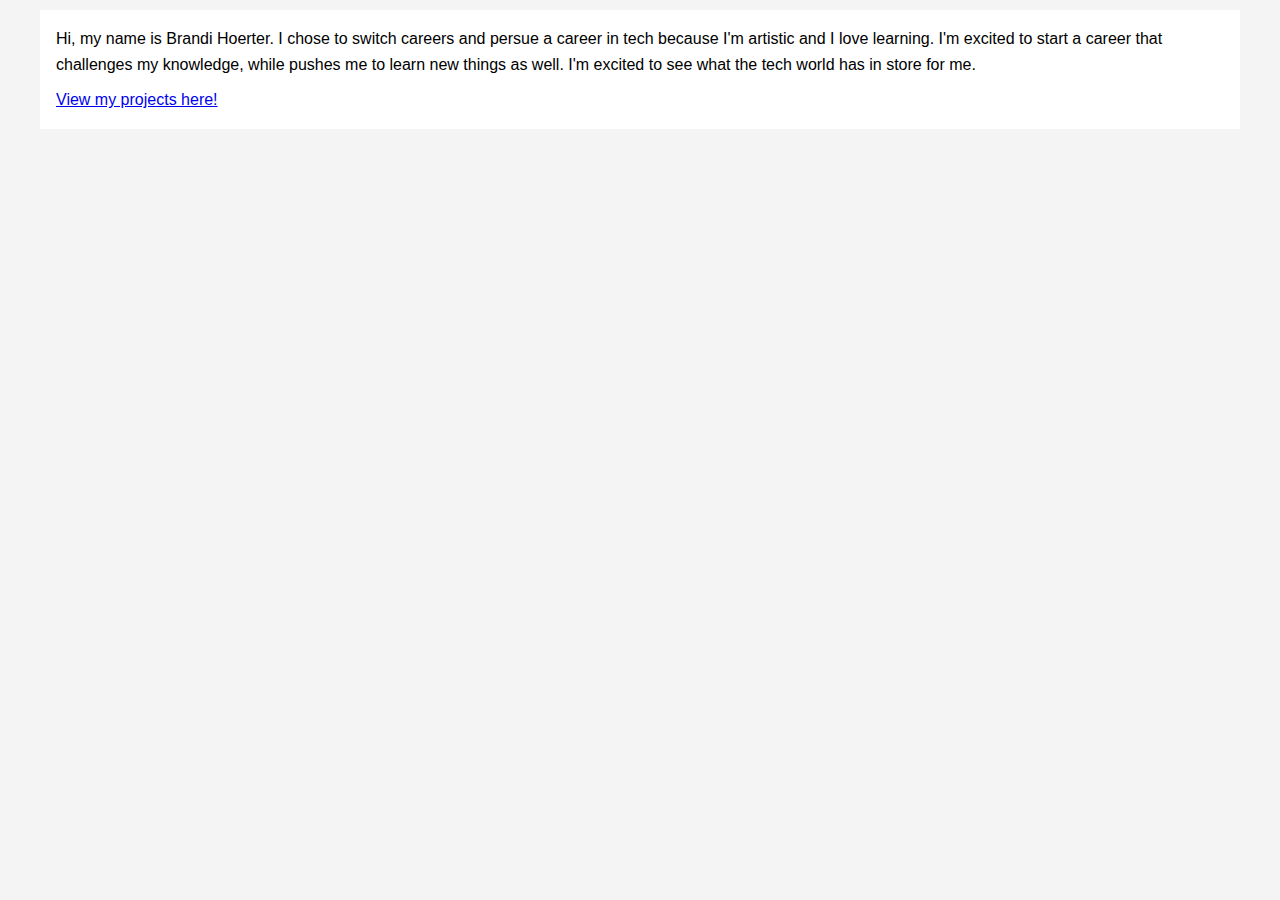
<file: index.html>
<!DOCTYPE html>
<html lang="en">
<head>
    <meta charset="UTF-8">
    <meta name="viewport" content="width=device-width, initial-scale=1.0">
    <link rel="stylesheet" href="./css/index.css">
    <title>Resume Template</title>
</head>
<body>
    <main class="container">
        <p>Hi, my name is Brandi Hoerter. I chose to switch careers
            and persue a career in tech because I'm artistic and I love
            learning. I'm excited to start a career that challenges my
            knowledge, while pushes me to learn new things as well.
            I'm excited to see what the tech world has in store for me. 
        </p>
        <a href="./projects.html">View my projects here!</a>
    </main>
</body>
</html>
</file>
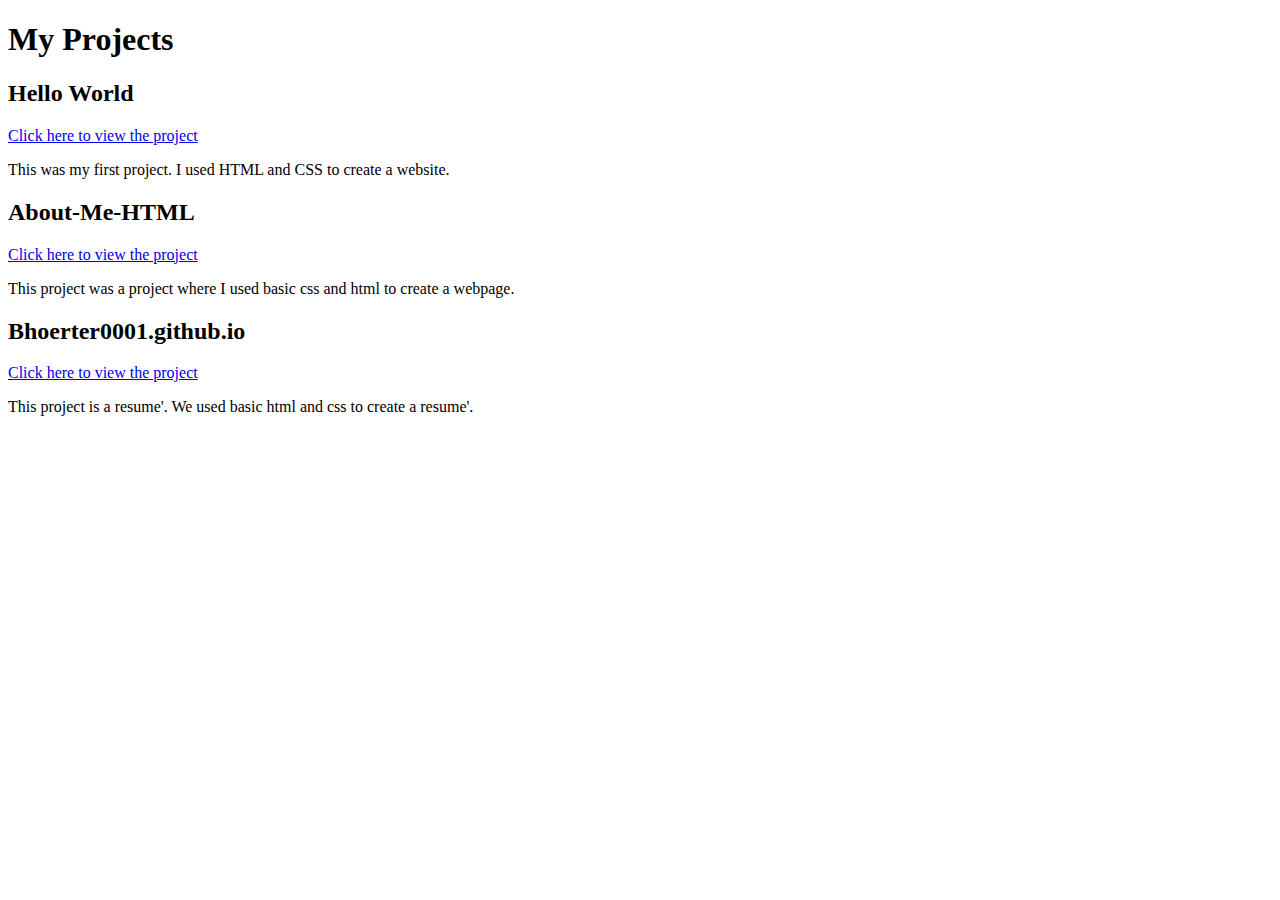
<file: projects.html>
<!DOCTYPE html>
<html lang="en">
<head>
    <meta charset="UTF-8">
    <meta name="viewport" content="width=device-width, initial-scale=1.0">
    <title>Projects</title>
    <link rel="stylesheets" href="./css/style.css">
</head>
<body>
    <h1>My Projects</h1>

    <section>
        <h2>Hello World</h2> 
        <a href="https://github.com/bhoerter0001/Hello-world.git">Click here to view the project</a>
        <p>This was my first project. I used HTML and CSS to create a website.</p> 
    </section>

    <section>
        <h2>About-Me-HTML</h2>
         <a href="https://github.com/bhoerter0001/About-Me-HTML.git">Click here to view the project</a>
        <p>This project was a project where I used basic css and html to create a webpage.</p>
    </section>

    <section>
        <h2>Bhoerter0001.github.io</h2>
        <a href="https://github.com/bhoerter0001/bhoerter0001.github.io.git">Click here to view the project</a>
        <p>This project is a resume'. We used basic html and css to create a resume'.</p>
    </section>
</body>
</html>
</file>
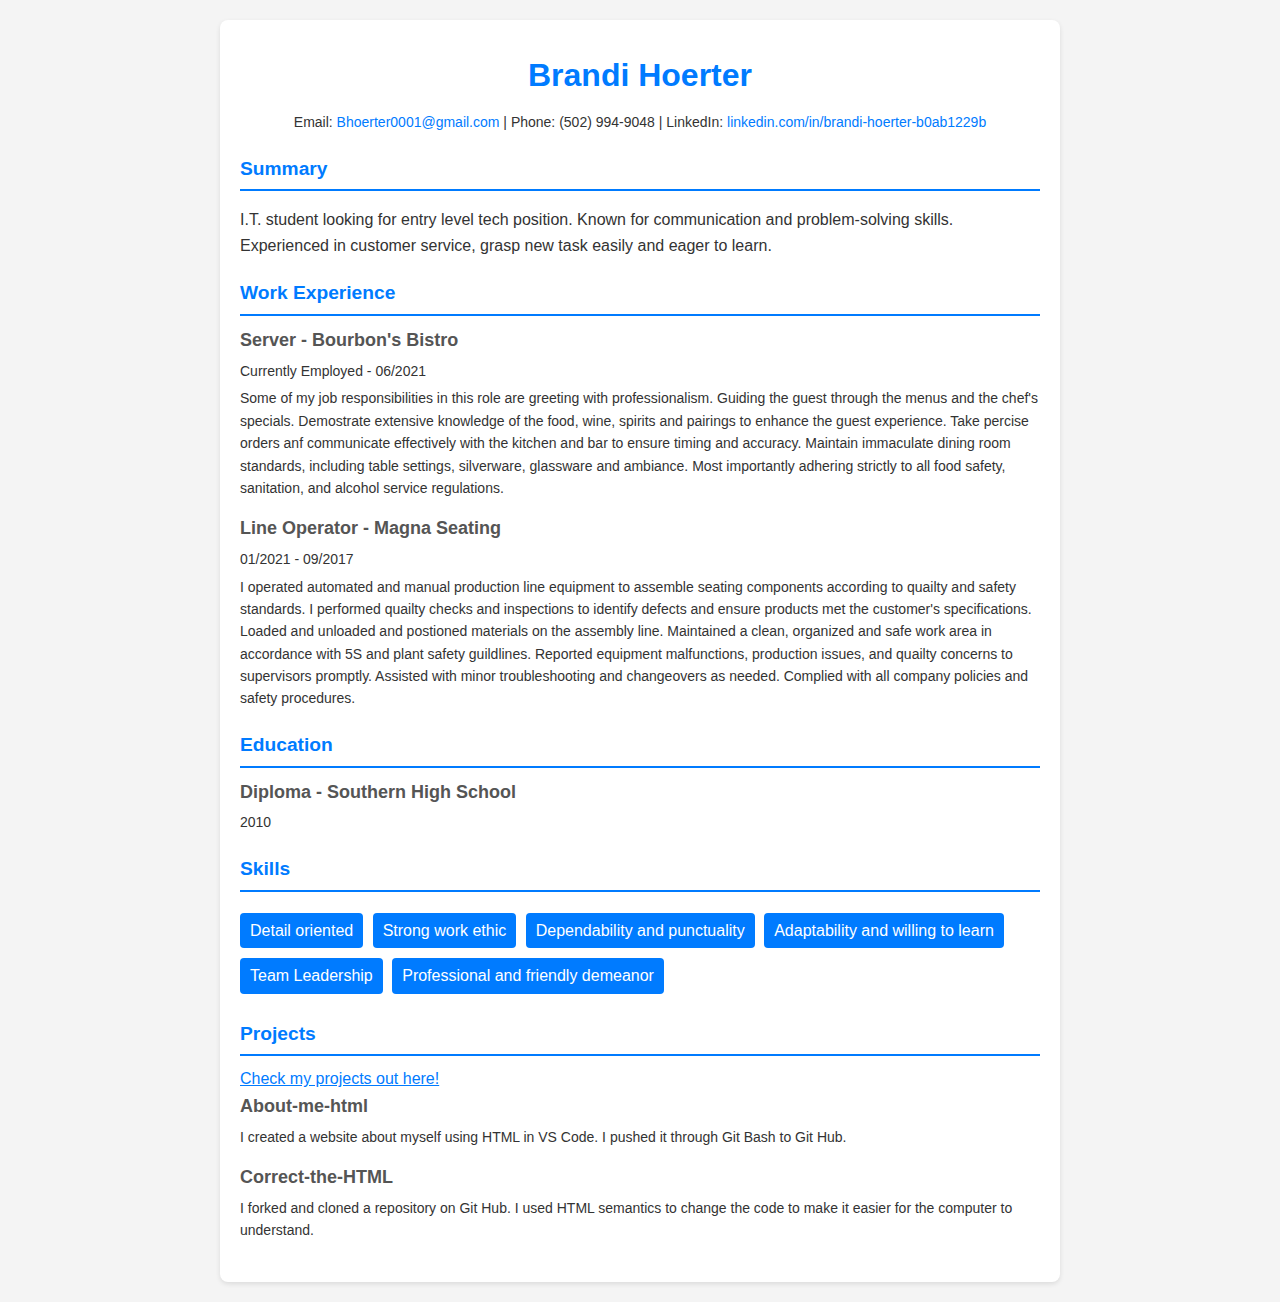
<file: resume.html>
<!DOCTYPE html>
<html lang="en">
    <head>
        <meta charset="UTF-8" />
        <meta name="viewport" content="width=device-width, initial-scale=1.0" />
        <title>Resume Template</title>
        <link rel="stylesheet" href="./css/style.css">
    </head>

   

    <body>
        <main class="container">
            <section class="header">
                <h1>Brandi Hoerter</h1>
                <p class="contact">
                    Email:
                    <a href="mailto:Bhoerter0001@gmail.com"
                        >Bhoerter0001@gmail.com</a
                    >
                    | Phone: (502) 994-9048 | LinkedIn:
                    <a href="#">linkedin.com/in/brandi-hoerter-b0ab1229b</a>
                </p>
            </section>
            <section class="section">
                <h2>Summary</h2>
                <p>
                    I.T. student looking for entry level tech position.
                    Known for communication and problem-solving skills.
                    Experienced in customer service, grasp new task easily and
                    eager to learn.
                </p>
            </section>
            <section class="section">
                <h2>Work Experience</h2>
                <div class="item">
                    <h3>Server - Bourbon's Bistro</h3>
                    <p>Currently Employed - 06/2021</p>
                    <p>
                       Some of my job responsibilities in this role are greeting
                       with professionalism. Guiding the guest through the menus
                       and the chef's specials. Demostrate extensive knowledge of
                       the food, wine, spirits and pairings to enhance the guest
                       experience. Take percise orders anf communicate effectively
                       with the kitchen and bar to ensure timing and accuracy.
                       Maintain immaculate dining room standards, including table
                       settings, silverware, glassware and ambiance. Most importantly
                       adhering strictly to all food safety, sanitation, and alcohol
                       service regulations.
                    </p>
                </div>
                <div class="item">
                    <h3>Line Operator - Magna Seating</h3>
                    <p>01/2021 - 09/2017</p>
                    <p>
                        I operated automated and manual production line equipment
                        to assemble seating components according to quailty and
                        safety standards. I performed quailty checks and inspections
                        to identify defects and ensure products met the customer's 
                        specifications. Loaded and unloaded and postioned materials
                        on the assembly line. Maintained a clean, organized and safe
                        work area in accordance with 5S and plant safety guildlines.
                        Reported equipment malfunctions, production issues, and quailty
                        concerns to supervisors promptly. Assisted with minor troubleshooting
                        and changeovers as needed. Complied with all company policies and 
                        safety procedures.                                       
                    </p>
                </div>
            </section>
            <div class="section">
                <h2>Education</h2>
                <div class="item">
                    <h3>Diploma - Southern High School</h3>
                    <p>2010</p>
                </div>
               
            </section>
            <section class="section">
                <h2>Skills</h2>
                <div class="skills">
                    <ul>
                        <li>Detail oriented</li>
                        <li>Strong work ethic</li>
                        <li>Dependability and punctuality</li>
                        <li>Adaptability and willing to learn</li>
                        <li>Team Leadership</li>
                        <li>Professional and friendly demeanor</li>
                    </ul>
                </div>
            </section>
            <section class="section">
                <h2>Projects</h2>
                <div>
                    <a href="projects.html">Check my projects out here!</a>
                </div>
                <div class="item">
                    <h3>About-me-html</h3>
                    <p>
                        I created a website about myself using HTML in VS Code.
                        I pushed it through Git Bash to Git Hub.
                    </p>
                </div>
                <div class="item">
                    <h3>Correct-the-HTML</h3>
                    <p>
                        I forked and cloned a repository on Git Hub.
                        I used HTML semantics to change the code to make
                        it easier for the computer to understand.
                    </p>
                </div>
            </section>
        </main>
    </body>
</html>
</file>
<file: css/index.css>
* {
  box-sizing: border-box;
  margin: 0;
  padding: 0;
}

body {
  font-family: sans-serif;
  line-height: 1.6;
  background-color: #f4f4f4;
  padding: 10px;
}

.container {
  display: flex;
  flex-direction: column; 
  gap: 10px;
  max-width: 1200px;
  margin: 0 auto;
}

header, footer {
  background-color: #333;
  color: white;
  padding: 1rem;
  text-align: center;
}

.main-content {
  display: flex;
  flex-direction: column; 
  gap: 10px;
}

main {
  background-color: #fff;
  padding: 1rem;
  flex: 2;
}

aside {
  background-color: #ddd;
  padding: 1rem;
  flex: 1; 
}


@media (min-width: 481px) {
  .main-content {
    flex-direction: row; /
  }
}
</file>
<file: css/style.css>
body {
            font-family: Arial, sans-serif;
            line-height: 1.6;
            margin: 0;
            padding: 0;
            color: #333;
            background-color: #f4f4f4;
        }
        .container {
            max-width: 800px;
            margin: 20px auto;
            padding: 20px;
            background: #fff;
            border-radius: 8px;
            box-shadow: 0 2px 5px rgba(0, 0, 0, 0.1);
        }
        h1,
        h2 {
            color: #007bff;
        }
        a {
            color: #007bff;
        }
        .header {
            text-align: center;
        }
        .header h1 {
            margin: 10px 0;
        }
        .contact {
            margin: 10px 0;
            font-size: 14px;
        }
        .contact a {
            color: #007bff;
            text-decoration: none;
        }
        .section {
            margin: 20px 0;
        }
        .section h2 {
            margin-bottom: 10px;
            border-bottom: 2px solid #007bff;
            padding-bottom: 5px;
        }
        .item {
            margin-bottom: 15px;
        }
        .item h3 {
            margin: 0;
            font-size: 18px;
            color: #555;
        }
        .item p {
            margin: 5px 0;
            font-size: 14px;
        }
        .skills ul {
            list-style: none;
            padding: 0;
        }
        .skills ul li {
            display: inline-block;
            background: #007bff;
            color: #fff;
            padding: 5px 10px;
            margin: 5px 5px 5px 0;
            border-radius: 4px;
        }
    h1 {text-align: center;
    }
    h2{
        font-size: larger;
    }
</file>
